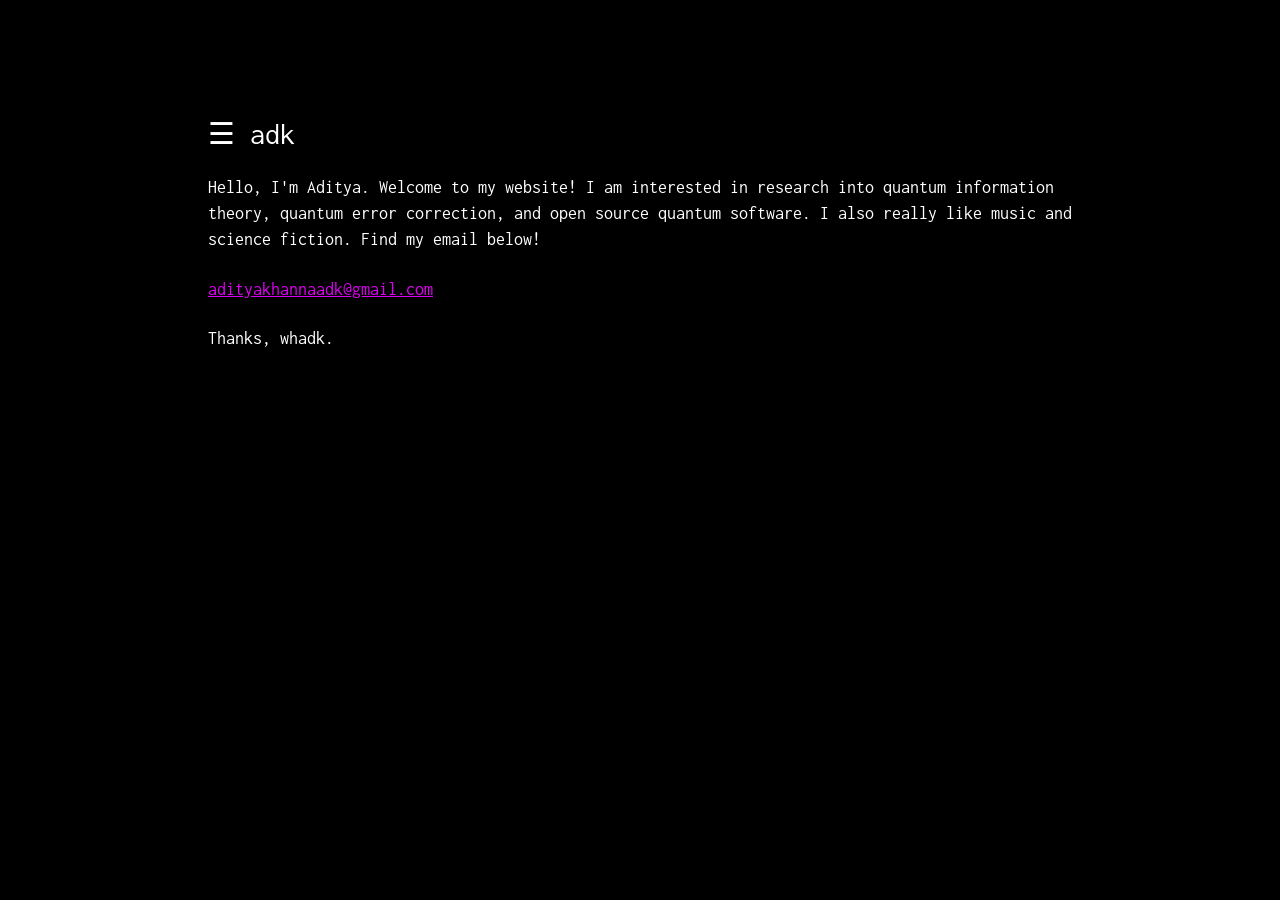
<file: index.html>
<!--todo: sort out sidenav text size thing-->
<!DOCTYPE html>
<html>
<head>
  <link href="https://fonts.googleapis.com/css?family=Inconsolata:400" rel="stylesheet">
<link rel="stylesheet" href="style.css">
<link rel="icon" type="image/x-icon" href="favicon.png">
</head>
<body>

  <html>
<head>
<meta name="viewport" content="width=device-width, initial-scale=1">
<style>
body {
  font-family: 'Inconsolata', monospace;
}

.sidenav {
  height: 100%;
  width: 0;
  position: fixed;
  z-index: 1;
  top: 0;
  left: 0;
  background-color: black;
  overflow-x: hidden;
  transition: 0.5s;
  padding-top: 60px;
}

.sidenav a {
  padding: 8px 8px 8px 32px;
  text-decoration: none;
  font-size: 15px;
  color: white;
  display: block;
  transition: 0.3s;
}

.sidenav a:hover {
  color: whitesmoke;
}

.sidenav .closebtn {
  position: absolute;
  top: 0;
  right: 25px;
  font-size: 36px;
  margin-left: 50px;
}

@media screen and (max-height: 450px) {
  .sidenav {padding-top: 15px;}
  .sidenav a {font-size: 18px;}
}

@media screen and (max-width: 750px) {
  .sidenav {padding-top: 15px;}
  .sidenav a {font-size: 18px;}
}



</style>
</head>
<body>


<div w3-include-html="sidenav.html"></div>


<span style="font-size:30px;font-family:'Inconsolata',monospace;cursor:pointer" onclick="openNav()">&#9776; adk</span>

<script>
function openNav() {
  document.getElementById("mySidenav").style.width = "250px";
}

function closeNav() {
  document.getElementById("mySidenav").style.width = "0";
}
</script>
   
</body>
</html> 

  
<div class="content">
<p class="has-line-data" data-line-start="0" data-line-end="1">Hello, I'm Aditya. Welcome to my website! I am interested in research into quantum information theory, quantum error correction, and open source quantum software. I also really like music and science fiction. Find my email below!</p>
<p class="has-line-data" data-line-start="2" data-line-end="3"><a href="mailto:adityakhannaadk@gmail.com">adityakhannaadk@gmail.com</a></p>
<p class="has-line-data" data-line-start="6" data-line-end="7">Thanks, whadk.</p>


</p>
</div>

<script src="https://www.w3schools.com/lib/w3.js"></script>
<script>
w3.includeHTML();
</script>
</file>
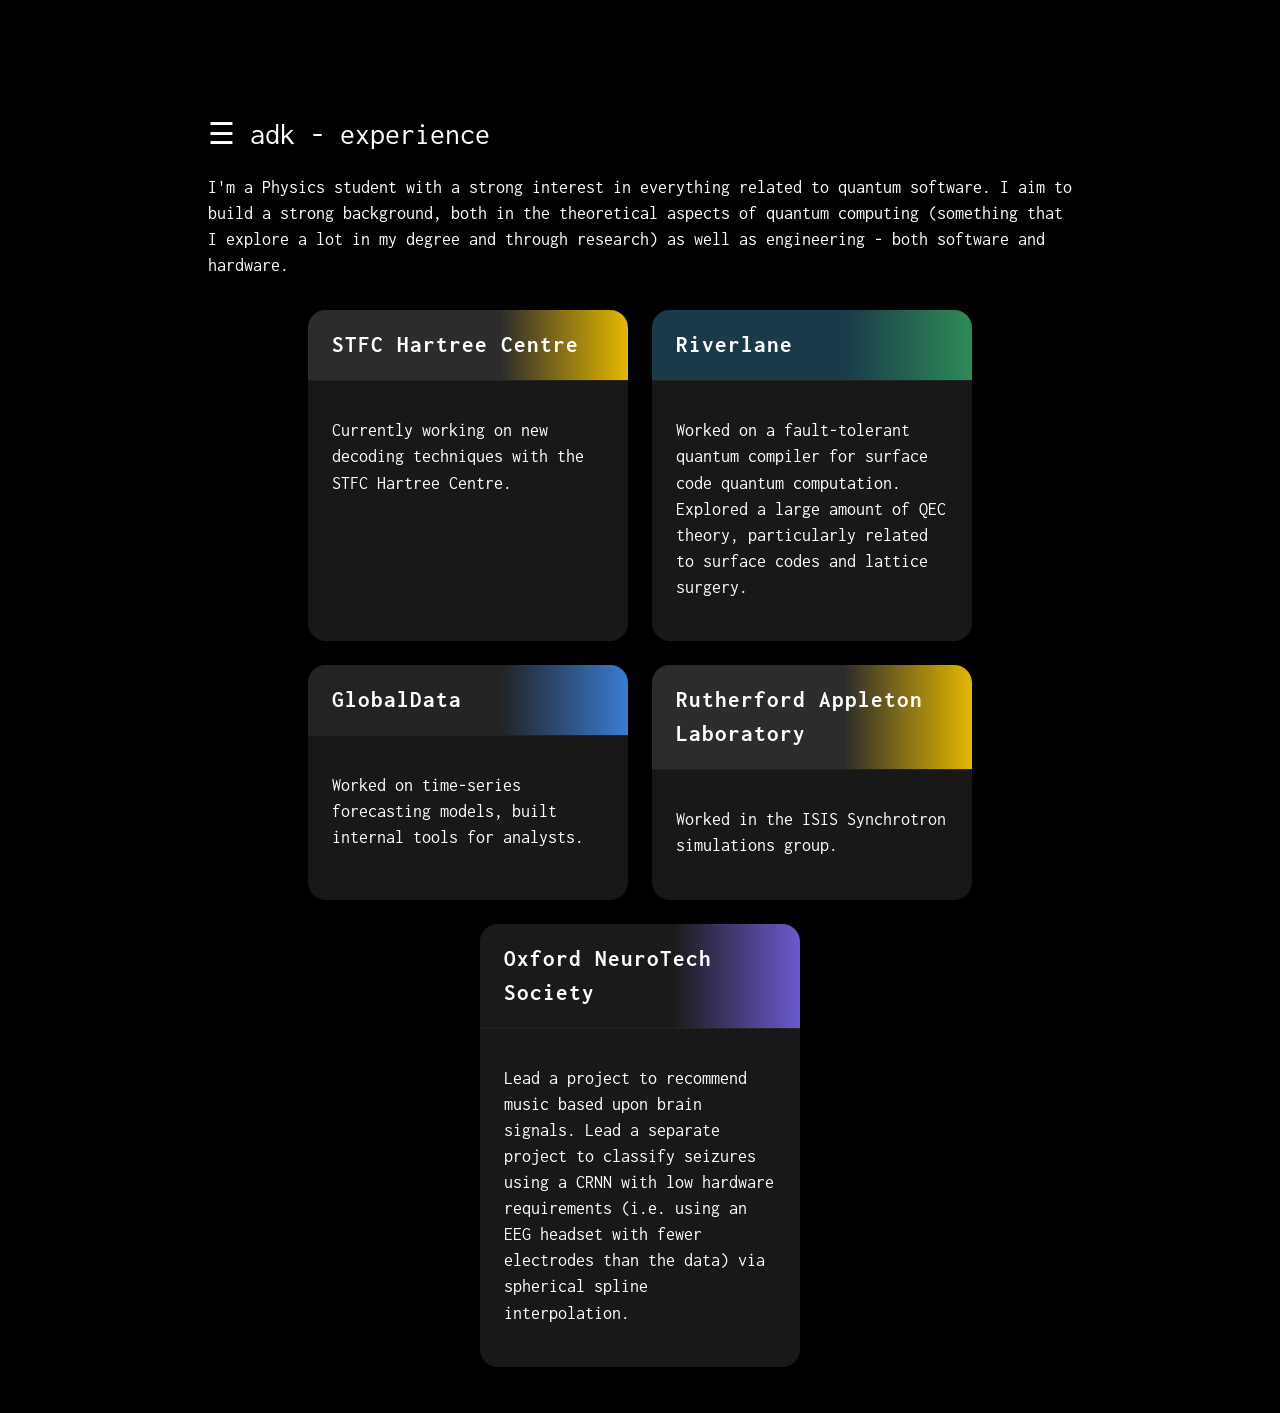
<file: experience.html>
<!--todo: sort out sidenav text size thing-->
<!DOCTYPE html>
<html>
<head>
  <link href="https://fonts.googleapis.com/css?family=Inconsolata:400" rel="stylesheet">
<link rel="stylesheet" href="style.css">
<link rel="icon" type="image/x-icon" href="favicon.png">
</head>
<body>

  <html>
<head>
<meta name="viewport" content="width=device-width, initial-scale=1">
<style>
body {
  font-family: 'Inconsolata', monospace;
}

.sidenav {
  height: 100%;
  width: 0;
  position: fixed;
  z-index: 1;
  top: 0;
  left: 0;
  background-color: black;
  overflow-x: hidden;
  transition: 0.5s;
  padding-top: 60px;
}

.sidenav a {
  padding: 8px 8px 8px 32px;
  text-decoration: none;
  font-size: 15px;
  color: white;
  display: block;
  transition: 0.3s;
}

.sidenav a:hover {
  color: whitesmoke;
}

.sidenav .closebtn {
  position: absolute;
  top: 0;
  right: 25px;
  font-size: 36px;
  margin-left: 50px;
}

@media screen and (max-height: 450px) {
  .sidenav {padding-top: 15px;}
  .sidenav a {font-size: 18px;}
}

@media screen and (max-width: 750px) {
  .sidenav {padding-top: 15px;}
  .sidenav a {font-size: 18px;}
}



</style>
</head>
<body>


<div w3-include-html="sidenav.html"></div>


<span style="font-size:30px;font-family:'Inconsolata',monospace;cursor:pointer" onclick="openNav()">&#9776; adk - experience</span>

<script>
function openNav() {
  document.getElementById("mySidenav").style.width = "250px";
}

function closeNav() {
  document.getElementById("mySidenav").style.width = "0";
}
</script>
   
</body>
</html> 

  
<div class="content">
<p class="has-line-data" data-line-start="0" data-line-end="1">I'm a Physics student with a strong interest in everything related to quantum software. I aim to build a strong background, both in the theoretical aspects of quantum computing (something that I explore a lot in my degree and through research) as well as engineering - both software and hardware.</p>
<div class="experience-cards">
    <div class="card">
        <a href="https://www.hartree.stfc.ac.uk/" target="_blank">
            <div class="card-header rutherford-bg">STFC Hartree Centre</div>
        </a>
        <div class="card-body">
            <p>Currently working on new decoding techniques with the STFC Hartree Centre.</p>
        </div>
    </div>
    <div class="card">
        <a href="https://riverlane.com" target="_blank">
            <div class="card-header riverlane-bg">Riverlane</div>
        </a>
        <div class="card-body">
            <p>Worked on a fault-tolerant quantum compiler for surface code quantum computation. Explored a large amount of QEC theory, particularly related to surface codes and lattice surgery.</p>
        </div>
    </div>
    <div class="card">
        <a href="https://www.globaldata.com/" target="_blank">
            <div class="card-header globaldata-bg">GlobalData</div>
        </a>
        <div class="card-body">
            <p>Worked on time-series forecasting models, built internal tools for analysts.</p>
        </div>
    </div>
    <div class="card">
        <a href="https://www.ukri.org/who-we-are/stfc/facilities/rutherford-appleton-laboratory//" target="_blank">
            <div class="card-header rutherford-bg">Rutherford Appleton Laboratory</div>
        </a>
        <div class="card-body">
            <p>Worked in the ISIS Synchrotron simulations group.</p>
        </div>
    </div>
    <div class="card">
        <a href="https://oxfordneurotech.com/" target="_blank">
            <div class="card-header oxford-bg">Oxford NeuroTech Society</div>
        </a>
        <div class="card-body">
            <p>Lead a project to recommend music based upon brain signals. Lead a separate project to classify seizures using a CRNN with low hardware requirements (i.e. using an EEG headset with fewer electrodes than the data) via spherical spline interpolation.</p>
        </div>
    </div>
</div>

<style>
.experience-cards {
    display: flex;
    flex-wrap: wrap;
    gap: 24px;
    margin-top: 32px;
    justify-content: center;
}
.card {
    background: #181818;
    border-radius: 18px;
    box-shadow: 0 4px 16px rgba(0,0,0,0.12);
    width: 320px;
    min-height: 160px;
    color: #fff;
    overflow: hidden;
    display: flex;
    flex-direction: column;
    transition: transform 0.2s;
}
.card:hover {
    transform: translateY(-6px) scale(1.03);
    box-shadow: 0 8px 24px rgba(0,0,0,0.18);
}
.card-header {
    font-size: 1.3em;
    font-weight: bold;
    padding: 18px 24px;
    border-bottom: 1px solid #222;
    letter-spacing: 1px;
}
.riverlane-bg { background: linear-gradient(90deg, #1a3a4a 60%, #2e8b57 100%); }
.globaldata-bg { background: linear-gradient(90deg, #232323 60%, #3a7bd5 100%); }
.rutherford-bg { background: linear-gradient(90deg, #2c2c2c 60%, #e6b800 100%); }
.oxford-bg { background: linear-gradient(90deg, #1a1a1a 60%, #6a5acd 100%); }
.card-body {
    padding: 18px 24px;
    font-size: 1em;
    flex: 1;
}
.card a {
    text-decoration: none;
    color: inherit;
    display: block;
}
@media (max-width: 750px) {
    .experience-cards {
        flex-direction: column;
        gap: 18px;
        align-items: center;
    }
    .card {
        width: 90vw;
        min-width: 0;
    }
}
</style>


</p>
</div>

<script src="https://www.w3schools.com/lib/w3.js"></script>
<script>
w3.includeHTML();
</script>
</file>
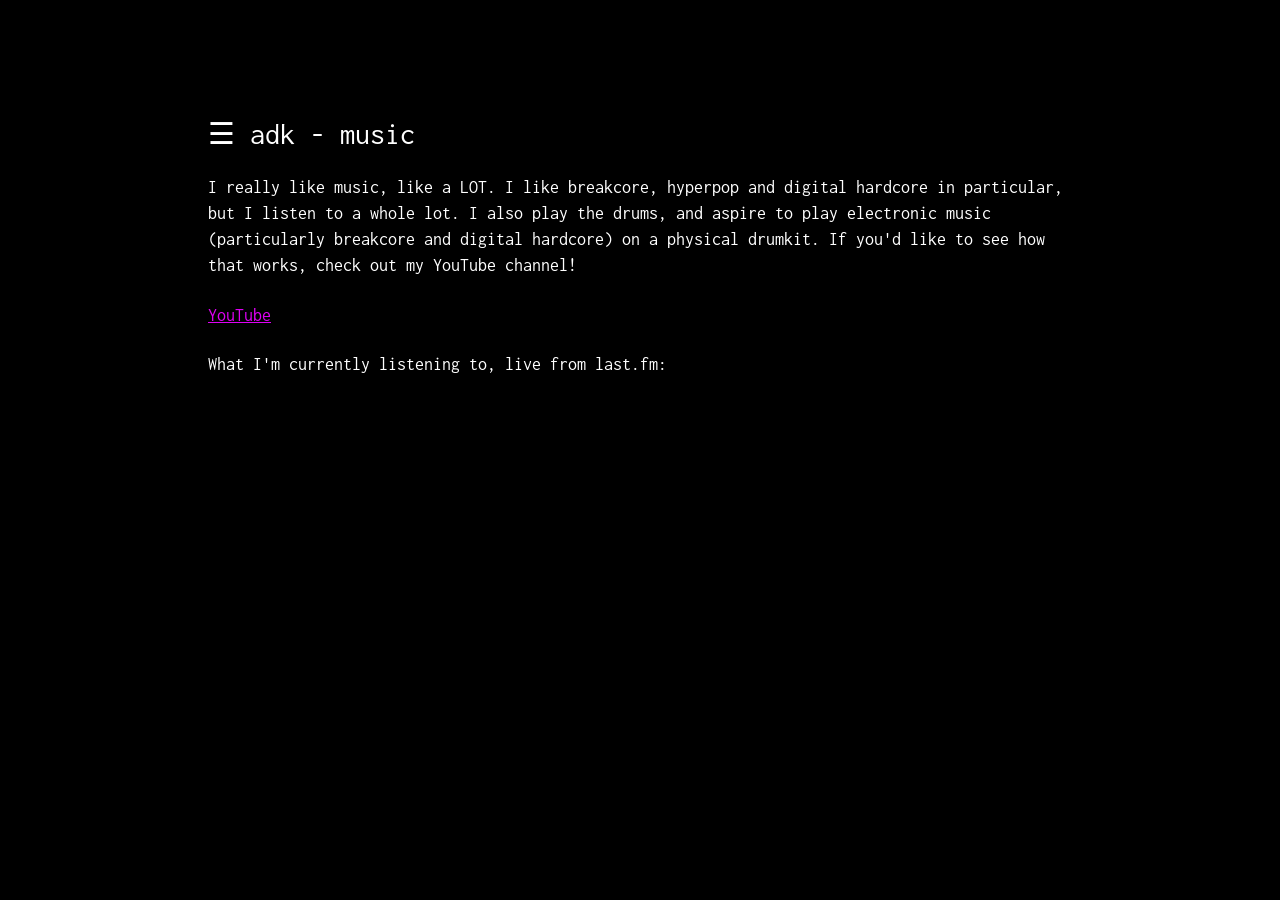
<file: music.html>
<!--todo: sort out sidenav text size thing-->
<!DOCTYPE html>
<html>
<head>
  <link href="https://fonts.googleapis.com/css?family=Inconsolata:400" rel="stylesheet">
<link rel="stylesheet" href="style.css">
<link rel="icon" type="image/x-icon" href="favicon.png">
</head>
<body>

  <html>
<head>
<meta name="viewport" content="width=device-width, initial-scale=1">
<style>
body {
  font-family: 'Inconsolata', monospace;
}

.sidenav {
  height: 100%;
  width: 0;
  position: fixed;
  z-index: 1;
  top: 0;
  left: 0;
  background-color: black;
  overflow-x: hidden;
  transition: 0.5s;
  padding-top: 60px;
}

.sidenav a {
  padding: 8px 8px 8px 32px;
  text-decoration: none;
  font-size: 15px;
  color: white;
  display: block;
  transition: 0.3s;
}

.sidenav a:hover {
  color: whitesmoke;
}

.sidenav .closebtn {
  position: absolute;
  top: 0;
  right: 25px;
  font-size: 36px;
  margin-left: 50px;
}

@media screen and (max-height: 450px) {
  .sidenav {padding-top: 15px;}
  .sidenav a {font-size: 18px;}
}

@media screen and (max-width: 750px) {
  .sidenav {padding-top: 15px;}
  .sidenav a {font-size: 18px;}
}



</style>
</head>
<body>


<div w3-include-html="sidenav.html"></div>


<span style="font-size:30px;font-family:'Inconsolata',monospace;cursor:pointer" onclick="openNav()">&#9776; adk - music</span>

<script>
function openNav() {
  document.getElementById("mySidenav").style.width = "250px";
}

function closeNav() {
  document.getElementById("mySidenav").style.width = "0";
}
</script>
   
</body>
</html> 

  
<div class="content">
<p class="has-line-data" data-line-start="0" data-line-end="1">I really like music, like a LOT. I like breakcore, hyperpop and digital hardcore in particular, but I listen to a whole lot. I also play the drums, and aspire to play electronic music (particularly breakcore and digital hardcore) on a physical drumkit. If you'd like to see how that works, check out my YouTube channel!</p>
<p class="has-line-data" data-line-start="2" data-line-end="3"><a href="https://www.youtube.com/@whadk3">YouTube</a></p>
<p class="has-line-data" data-line-start="6" data-line-end="7">What I'm currently listening to, live from last.fm: </p>
<!-- filepath: [music.html](http://_vscodecontentref_/0) -->
<!-- ...existing code... -->
<div id="now-playing"></div>

<script>
const username = "whadk"; // your Last.fm username
const apiKey = "891e8ca44a0fa07cffab9cf2521120d3";    // your Last.fm API key

async function fetchNowPlaying() {
  const url = `https://ws.audioscrobbler.com/2.0/?method=user.getrecenttracks&user=${username}&api_key=${apiKey}&format=json&limit=1`;
  const response = await fetch(url);
  const data = await response.json();
  const track = data.recenttracks.track[0];
  if (track['@attr'] && track['@attr'].nowplaying) {
    document.getElementById('now-playing').innerHTML =
      `Now playing: <strong>${track.artist['#text']} - ${track.name}</strong>`;
  } else {
    document.getElementById('now-playing').innerHTML =
      "Not currently scrobbling.";
  }
}

fetchNowPlaying();
</script>
<!-- ...existing code... -->

</p>
</div>

<script src="https://www.w3schools.com/lib/w3.js"></script>
<script>
w3.includeHTML();
</script>
</file>
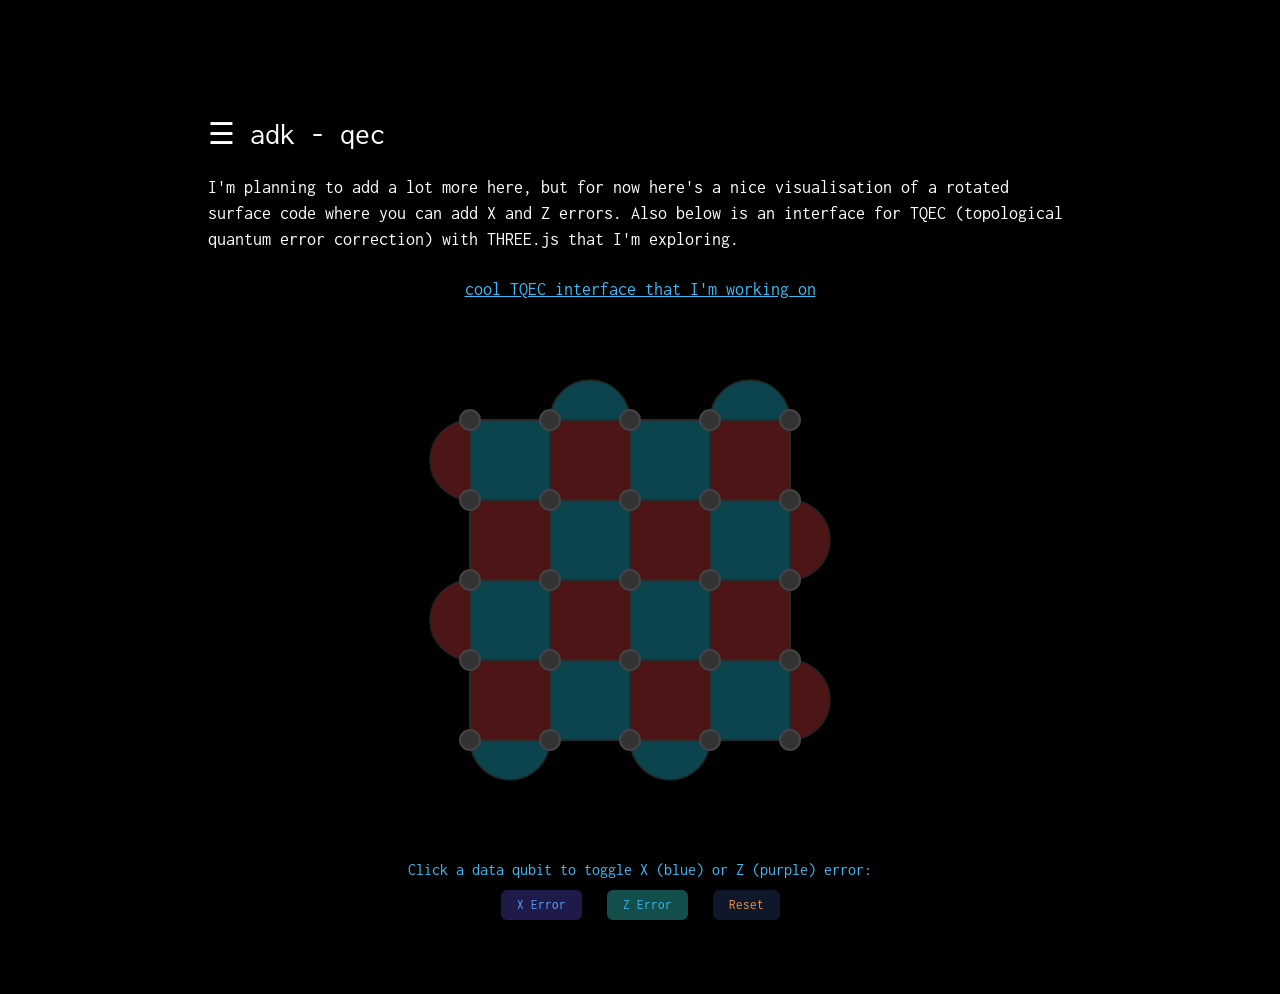
<file: qec.html>
<!--todo: sort out sidenav text size thing-->
<!DOCTYPE html>
<html>
<head>
  <link href="https://fonts.googleapis.com/css?family=Inconsolata:400" rel="stylesheet">
<link rel="stylesheet" href="style.css">
<link rel="icon" type="image/x-icon" href="favicon.png">
</head>
<body>

  <html>
<head>
<meta name="viewport" content="width=device-width, initial-scale=1">
<style>
body {
  font-family: 'Inconsolata', monospace;
}

.sidenav {
  height: 100%;
  width: 0;
  position: fixed;
  z-index: 1;
  top: 0;
  left: 0;
  background-color: black;
  overflow-x: hidden;
  transition: 0.5s;
  padding-top: 60px;
}

.sidenav a {
  padding: 8px 8px 8px 32px;
  text-decoration: none;
  font-size: 15px;
  color: white;
  display: block;
  transition: 0.3s;
}

.sidenav a:hover {
  color: whitesmoke;
}

.sidenav .closebtn {
  position: absolute;
  top: 0;
  right: 25px;
  font-size: 36px;
  margin-left: 50px;
}

@media screen and (max-height: 450px) {
  .sidenav {padding-top: 15px;}
  .sidenav a {font-size: 18px;}
}

@media screen and (max-width: 750px) {
  .sidenav {padding-top: 15px;}
  .sidenav a {font-size: 18px;}
}



</style>
</head>
<body>


<div w3-include-html="sidenav.html"></div>


<span style="font-size:30px;font-family:'Inconsolata',monospace;cursor:pointer" onclick="openNav()">&#9776; adk - qec</span>

<script>
function openNav() {
  document.getElementById("mySidenav").style.width = "250px";
}

function closeNav() {
  document.getElementById("mySidenav").style.width = "0";
}
</script>
   
</body>
</html> 


<div class="content">
<p class="has-line-data" data-line-start="0" data-line-end="1">I'm planning to add a lot more here, but for now here's a nice visualisation of a rotated surface code where you can add X and Z errors. Also below is an interface for TQEC (topological quantum error correction) with THREE.js that I'm exploring.</p>
<p style="text-align:center; margin:18px 0;">
  <a href="tqeccraft.html" style="color:#38bdf8; font-size:18px; text-decoration:underline; font-family:'Inconsolata',monospace;">
    cool TQEC interface that I'm working on
  </a>
</p>
<div id="surface-code-container" style="background:#000; padding:20px; border-radius:12px; max-width:600px; margin:auto;">
  <canvas id="surface-code-canvas" width="500" height="500" style="background:#000; display:block; margin:auto; border-radius:8px;"></canvas>
  <div style="text-align:center; margin-top:16px;">
    <span style="color:#38bdf8; font-size:16px;">Click a data qubit to toggle X (blue) or Z (purple) error:</span><br>
    <button onclick="setErrorType('X')" style="background:#1e1b4b; color:#60a5fa; border:none; padding:8px 16px; margin:8px; border-radius:6px; font-family:'Inconsolata',monospace;">X Error</button>
    <button onclick="setErrorType('Z')" style="background:#134e4a; color:#38bdf8; border:none; padding:8px 16px; margin:8px; border-radius:6px; font-family:'Inconsolata',monospace;">Z Error</button>
    <button onclick="resetSurfaceCode()" style="background:#0f172a; color:#f59e42; border:none; padding:8px 16px; margin:8px; border-radius:6px; font-family:'Inconsolata',monospace;">Reset</button>
  </div>
</div>

<script>
// ------- config -------
const L = 4;                 // number of plaquettes per side
const CELL = 80;             // plaquette size (square width/height)
const R = CELL/2;            // semicircle radiusS
const ORIGIN = 80;           // top-left of inner grid (leaves room for semicircles)
const canvas = document.getElementById('surface-code-canvas');
const ctx = canvas.getContext('2d');
let errorType = 'X';         // which error to toggle on click

function setErrorType(t){ errorType = t; }
function resetSurfaceCode(){ for (const q of dataQubits) q.error = null; draw(); }

// ------- colors -------
const COLS = {
  X_trans: 'rgba(239,68,68,0.32)',  // red (translucent)
  X_solid: 'rgba(239,68,68,1)',     // red (solid)
  Z_trans: 'rgba(34,211,238,0.32)', // turquoise (translucent)
  Z_solid: 'rgba(34,211,238,1)',    // turquoise (solid)
  grid:    '#222',
  wire:    '#2a2a2a',
  qubit:   '#333',
  X_err:   '#60a5fa',               // blue dot for X error on data qubit
  Z_err:   '#a78bfa'                // purple dot for Z error on data qubit
};

// ------- geometry helpers -------
const v2p = (i,j) => ({ x: ORIGIN + j*CELL, y: ORIGIN + i*CELL });
const s2p = (i,j) => ({ x: ORIGIN + (j+0.5)*CELL, y: ORIGIN + (i+0.5)*CELL });

// ------- data qubits at vertices -------
const dataQubits = [];
const qmap = new Map();
const key = (i,j)=>`${i},${j}`;

for (let i=0;i<=L;i++){
  for (let j=0;j<=L;j++){
    const p = v2p(i,j);
    const q = { i, j, x:p.x, y:p.y, error:null };
    dataQubits.push(q);
    qmap.set(key(i,j), q);
  }
}
const getQ = (i,j)=>qmap.get(key(i,j));

// ------- stabilizers (squares + boundary semicircles) -------
const stabilizers = [];

// interior squares (plaquettes)
for (let i=0;i<L;i++){
  for (let j=0;j<L;j++){
    stabilizers.push({
      kind:'square',
      i,j,
      type: ((i+j)%2===0 ? 'Z' : 'X'),
      triggered:false
    });
  }
}

// boundary semicircles with the exact parity pattern of the reference
// top: above row 0, odd columns
for (let j=0;j<L;j++) if (j%2===1){
  stabilizers.push({ kind:'half', side:'up',    i:0,     j, type: ((0+j)%1===0?'Z':'X'), triggered:false });
}
// bottom: below last row, even columns
for (let j=0;j<L;j++) if (j%2===0){
  stabilizers.push({ kind:'half', side:'down',  i:L-1,   j, type: (((L-1)+j)%2===1?'Z':'X'), triggered:false });
}
// left: left of col 0, odd rows
for (let i=0;i<L;i++) if (i%2===0){
  stabilizers.push({ kind:'half', side:'left',  i, j:0,  type: ((i+0)%2===1?'Z':'X'), triggered:false });
}
// right: right of last col, even rows
for (let i=0;i<L;i++) if (i%2===1){
  stabilizers.push({ kind:'half', side:'right', i, j:L-1,type: ((i+(L-1))%2===1?'Z':'X'), triggered:false });
}

// ------- syndrome update -------
function updateSyndromes(){
  for (const s of stabilizers){
    let affected = [];
    if (s.kind==='square'){
      affected = [
        getQ(s.i,   s.j),
        getQ(s.i+1, s.j),
        getQ(s.i,   s.j+1),
        getQ(s.i+1, s.j+1),
      ].filter(Boolean);
    } else {
      // boundary half-plaquettes: two vertices along that edge
      if (s.side==='up'){
        affected = [ getQ(0, s.j), getQ(0, s.j+1) ];
      } else if (s.side==='down'){
        affected = [ getQ(L, s.j), getQ(L, s.j+1) ];
      } else if (s.side==='left'){
        affected = [ getQ(s.i, 0), getQ(s.i+1, 0) ];
      } else if (s.side==='right'){
        affected = [ getQ(s.i, L), getQ(s.i+1, L) ];
      }
    }

    let parity = 0;
    for (const q of affected){
      if (s.type==='X' && q?.error==='Z') parity ^= 1; // X stabilizer detects Z errors
      if (s.type==='Z' && q?.error==='X') parity ^= 1; // Z stabilizer detects X errors
    }
    s.triggered = (parity===1);
  }
}

// ------- drawing -------
function drawGridLines(){
  ctx.lineWidth = 2;
  ctx.strokeStyle = COLS.wire;

  // horizontal edges
  for (let i=0;i<=L;i++){
    ctx.beginPath();
    const a = v2p(i,0), b = v2p(i,L);
    ctx.moveTo(a.x, a.y); ctx.lineTo(b.x, b.y); ctx.stroke();
  }
  // vertical edges
  for (let j=0;j<=L;j++){
    ctx.beginPath();
    const a = v2p(0,j), b = v2p(L,j);
    ctx.moveTo(a.x, a.y); ctx.lineTo(b.x, b.y); ctx.stroke();
  }
}

function fillFor(s){
  const on = s.triggered;
  const isX = s.type==='X';
  return isX ? (on?COLS.X_solid:COLS.X_trans)
             : (on?COLS.Z_solid:COLS.Z_trans);
}

function drawStabilizers(){
  for (const s of stabilizers){
    ctx.fillStyle = fillFor(s);
    ctx.strokeStyle = COLS.grid;
    ctx.lineWidth = 1.5;

    if (s.kind==='square'){
      const c = s2p(s.i,s.j);
      ctx.beginPath();
      ctx.rect(c.x - R, c.y - R, CELL, CELL);
      ctx.fill();
      ctx.stroke();
    } else {
      // boundary semicircle
      let cx, cy, start, end;
      if (s.side==='up'){
        const c = s2p(0, s.j);
        cx = c.x; cy = ORIGIN; start = Math.PI; end = 0;
      } else if (s.side==='down'){
        const c = s2p(L-1, s.j);
        cx = c.x; cy = ORIGIN + L*CELL; start = 0; end = Math.PI;
      } else if (s.side==='left'){
        const c = s2p(s.i, 0);
        cx = ORIGIN; cy = c.y; start = Math.PI/2; end = 3*Math.PI/2;
      } else { // right
        const c = s2p(s.i, L-1);
        cx = ORIGIN + L*CELL; cy = c.y; start = -Math.PI/2; end = Math.PI/2;
      }
      ctx.beginPath();
      ctx.arc(cx, cy, R, start, end, false);
      ctx.closePath();
      ctx.fill();
      ctx.stroke();
    }
  }
}

function drawQubits(){
  for (const q of dataQubits){
    ctx.beginPath();
    ctx.arc(q.x, q.y, 10, 0, 2*Math.PI);
    ctx.fillStyle = q.error==='X' ? COLS.X_err
                   : q.error==='Z' ? COLS.Z_err
                   : COLS.qubit;
    ctx.shadowColor = (q.error ? ctx.fillStyle : '#000');
    ctx.shadowBlur = q.error ? 8 : 0;
    ctx.fill();
    ctx.shadowBlur = 0;
    ctx.strokeStyle = '#444';
    ctx.lineWidth = 2;
    ctx.stroke();
  }
}

function draw(){
  ctx.clearRect(0,0,canvas.width,canvas.height);
  updateSyndromes();
  drawStabilizers();   // translucent/solid plaquettes + boundary semicircles
  drawGridLines();     // faint lattice lines (under qubits)
  drawQubits();        // data qubits at corners
}

// ------- interaction (toggle errors on qubits) -------
canvas.addEventListener('click', (e)=>{
  const r = canvas.getBoundingClientRect();
  const mx = e.clientX - r.left, my = e.clientY - r.top;
  for (const q of dataQubits){
    const dx = mx - q.x, dy = my - q.y;
    if (dx*dx + dy*dy < 12*12){
      q.error = (q.error===errorType) ? null : errorType;
      draw();
      return;
    }
  }
});

draw();
</script>



</p>
</div>

<script src="https://www.w3schools.com/lib/w3.js"></script>
<script>
w3.includeHTML();
</script>
</file>
<file: style.css>
/* don't ask what's going on here cause I have no idea */
/* not me splicing random css I found online with other stuff */
pre,
code {
  font-family: monospace;
}


h1 {
	color: whitesmoke
}

h1:hover,
h1:focus,
h1:active {
  background: linear-gradient( #ff2400, #e81d1d, #fdc200, #e3e81d, #1de840, #1ddde8, #2b1de8, #dd00f3, #abb92e, #CD5C5C);
  -webkit-background-clip: text;
  -webkit-text-fill-color: transparent;
	background-size: 1800% 1800%;

	-webkit-animation: rainbow 18s ease infinite;
	-z-animation: rainbow 18s ease infinite;
	-o-animation: rainbow 18s ease infinite;
	animation: rainbow 18s ease infinite;
}

@-webkit-keyframes rainbow {
	0%{background-position:0% 82%}
	50%{background-position:100% 19%}
	100%{background-position:0% 82%}
}
@-moz-keyframes rainbow {
	0%{background-position:0% 82%}
	50%{background-position:100% 19%}
	100%{background-position:0% 82%}
}
@-o-keyframes rainbow {
	0%{background-position:0% 82%}
	50%{background-position:100% 19%}
	100%{background-position:0% 82%}
}
@keyframes rainbow { 
	0%{background-position:0% 82%}
	50%{background-position:100% 19%}
	100%{background-position:0% 82%}
}

pre {
  padding: .10rem;
  line-height: 1.25;
  overflow-x: scroll;
}

@media print {
  *,
  *:before,
  *:after {
    background: transparent !important;
    color: #000 !important;
    box-shadow: none !important;
    text-shadow: none !important;
  }

  a,
  a:visited {
    text-decoration: underline;
  }

  a[href]:after {
    content: " (" attr(href) ")";
  }

  abbr[title]:after {
    content: " (" attr(title) ")";
  }

  a[href^="#"]:after,
  a[href^="javascript:"]:after {
    content: "";
  }

  pre,
  blockquote {
    border: 1px solid #999;
    page-break-inside: avoid;
  }

  thead {
    display: table-header-group;
  }

  tr,
  img {
    page-break-inside: avoid;
  }

  img {
    max-width: 100% !important;
  }

  p,
  h2,
  h3 {
    orphans: 3;
    widows: 3;
  }

  h2,
  h3 {
    page-break-after: avoid;
  }
}

a,
a:visited {
  color: #dd00f3;
}

a:hover,
a:focus,
a:active {
  background: linear-gradient( #ff2400, #e81d1d, #fdc200, #e3e81d, #1de840, #1ddde8, #2b1de8, #dd00f3, #abb92e, #CD5C5C);
  -webkit-background-clip: text;
  -webkit-text-fill-color: transparent;
	background-size: 1800% 1800%;

	-webkit-animation: rainbow 18s ease infinite;
	-z-animation: rainbow 18s ease infinite;
	-o-animation: rainbow 18s ease infinite;
	animation: rainbow 18s ease infinite;
}

.retro-no-decoration {
  text-decoration: none;
}

html {
  font-size: 12vw;
}

@media screen and (min-width: 32rem) and (max-width: 48rem) {
  html {
    font-size: 15vw;
  }
}

@media screen and (min-width: 48rem) {
  html {
    font-size: 16vw;
  }
}

body {
  line-height: 1.85;
}

p,
.retro-p {
  font-size: 1rem;
  margin-bottom: 1.3rem;
}

h1,
.retro-h1,
h2,
.retro-h2,
h3,
.retro-h3,
h4,
.retro-h4 {
  margin: 1.414rem 0 .5rem;
  font-weight: inherit;
  line-height: 1.42;
}

h1,
.retro-h1 {
  margin-top: 0;
  font-size: 3.998rem;
}

h2,
.retro-h2 {
  font-size: 2.827rem;

  color: white;
  font-family: monospace;
  line-height: 1.45;
  



}
h2:hover,
h2:focus,
h2:active {
  background: linear-gradient( #ff2400, #e81d1d, #fdc200, #e3e81d, #1de840, #1ddde8, #2b1de8, #dd00f3, #abb92e, #CD5C5C);
  -webkit-background-clip: text;
  -webkit-text-fill-color: transparent;
	background-size: 1800% 1800%;

	-webkit-animation: rainbow 18s ease infinite;
	-z-animation: rainbow 18s ease infinite;
	-o-animation: rainbow 18s ease infinite;
	animation: rainbow 18s ease infinite;
}

h3,
.retro-h3 {
  font-size: 1.999rem;
}

h4,
.retro-h4 {
  font-size: 1.414rem;
}

h5,
.retro-h5 {
  font-size: 1.121rem;
}

h6,
.retro-h6 {
  font-size: .88rem;
}

small,
.retro-small {
  font-size: .707em;
}

/* https://github.com/mrmrs/fluidity */

img,
canvas,
iframe,
video,
svg,
select,
textarea {
  max-width: 100%;
}

html,
body {
  background-color: black;
  min-height: 100%;
}

html {
  font-size: 18px;
}

body {
  color: white;
  font-family: 'Inconsolata', monospace;
  line-height: 1.45;
  margin: 6rem auto 1rem;
  max-width: 48rem;
  padding: .25rem;
}

@media screen and (max-width: 750px) {
  body {
    color: white;
    font-family: monospace;
    font-weight: 200;
    line-height: 1.45;
    margin: auto auto auto;
    max-width: 48rem;
    padding: .25rem;
  }
}

pre {
  background-color: lightgray;
}

blockquote {
  border-left: 3px solid #01ff70;
  padding-left: 1rem;
}
</file>
